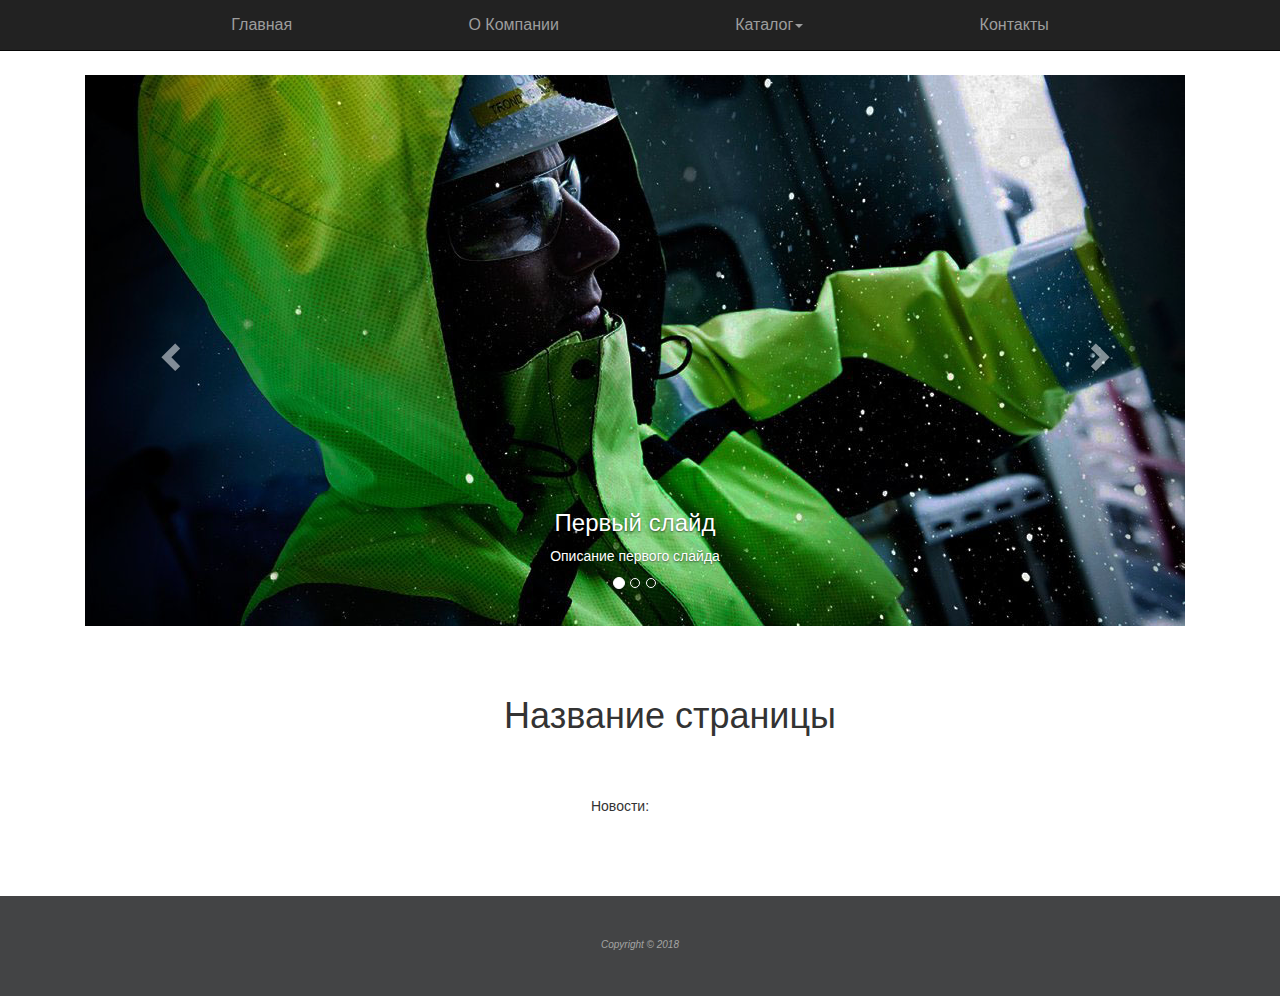
<file: index.html>
<!DOCTYPE html>
<html lang="en">
<head>
    <meta charset="UTF-8">
    <title>Тест</title>
    <link href="css/bootstrap.css" rel="stylesheet">
    <link href="css/style.css" rel="stylesheet">
</head>
<body>
<div class="container">
    <div class="flex-content">
        <div class="navbar navbar-inverse navbar-fixed-top">
            <div class="container">
                <div class="navbar-header">
                    <button type="button" class="navbar-toggle" data-toggle="collapse" data-target="#responsive-menu">
                        <span class="sr-only">Открыть навигацию</span>
                        <span class="icon-bar"></span>
                        <span class="icon-bar"></span>
                        <span class="icon-bar"></span>
                    </button>
                    <!--<a class="navbar-brand" href="#">Логотип</a>-->
                </div>
                <div class="collapse navbar-collapse" id="responsive-menu">
                    <ul class="nav navbar-nav">
                        <li><a href="index.html">Главная</a></li>
                        <li><a href="about.html">О Компании</a></li>
                        <li class="dropdown">
                            <a href="#" class="dropdown-toggle" data-toggle="dropdown">Каталог<b class="caret"></b></a>
                            <ul class="dropdown-menu">
                                <li><a href="catalog-wear.html">Одежда</a></li>
                                <li><a href="#">Обувь</a></li>
                                <li><a href="#">СИЗ</a></li>
                                <li class="divider"></li>
                                <li><a href="#">Новинки</a></li>
                            </ul>
                        </li>
                        <li><a href="contacts.html">Контакты</a></li>

                    </ul>
                </div>
            </div>
        </div>
        <div class="container">
            <div class="row">
                <div class="col-lg-12 col-md-12 col-ms-12 col-xs-12 text-center">
                    <div class="content">
                        <div id="carousel" class="carousel slide">
                            <!-- Индикатор слайдов -->
                            <ol class="carousel-indicators">
                                <li class="active" data-target="#carousel" data-slide-to="0"></li>
                                <li data-target="#carousel" data-slide-to="1"></li>
                                <li data-target="#carousel" data-slide-to="2"></li>
                            </ol>

                            <!-- Слайды  -->
                            <div class="carousel-inner">
                                <div class="item active">
                                    <img src="images/slider_main/slide-main-1.jpg" alt="">
                                    <div class="carousel-caption">
                                        <h3>Первый слайд</h3>
                                        <p>Описание первого слайда</p>
                                    </div>
                                </div>
                                <div class="item">
                                    <img src="images/slider_main/slide-main-2.jpg" alt="">
                                    <div class="carousel-caption">
                                        <h3>Второй слайд</h3>
                                        <p>Описание второго слайда</p>
                                    </div>
                                </div>
                                <div class="item">
                                    <img src="images/slider_main/slide-main-3.jpg" alt="">
                                    <div class="carousel-caption">
                                        <h3>Третий слайд</h3>
                                        <p>Описание третьего слайда</p>
                                    </div>
                                </div>
                            </div>
                            <!-- Стрелки переключения слайдов -->
                            <a href="#carousel" class="left carousel-control" data-slide="prev">
                                <span class="glyphicon glyphicon-chevron-left"></span>
                            </a>
                            <a href="#carousel" class="right carousel-control" data-slide="next">
                                <span class="glyphicon glyphicon-chevron-right"></span>
                            </a>
                        </div>

                        <div class="container">
                            <div class="row">
                                <h1>Название страницы</h1>
                            </div>
                        </div>
                        <div class="container-fluid">
                            <div class="row">
                                <div class="col-lg-6 col-md-6 col-ms-6 col-xs-6 text-center">Новости:</div>
                                <div class="col-lg-6 col-md-6 col-ms-6 col-xs-6 text-center"></div>
                            </div>
                        </div>
                    </div>
                </div>
            </div>
        </div>
    </div>

</div>
<div class="footer">
    Copyright © 2018
</div>

<!-- на jQuery (необходим для Bootstrap - х JavaScript плагины) -->
<script src="https://ajax.googleapis.com/ajax/libs/jquery/1.12.4/jquery.min.js"></script>
<!-- Включают все скомпилированные плагины (ниже), или включать отдельные файлы по мере необходимости -->
<script src="js/bootstrap.js"></script>
</body>
</html>
</file>
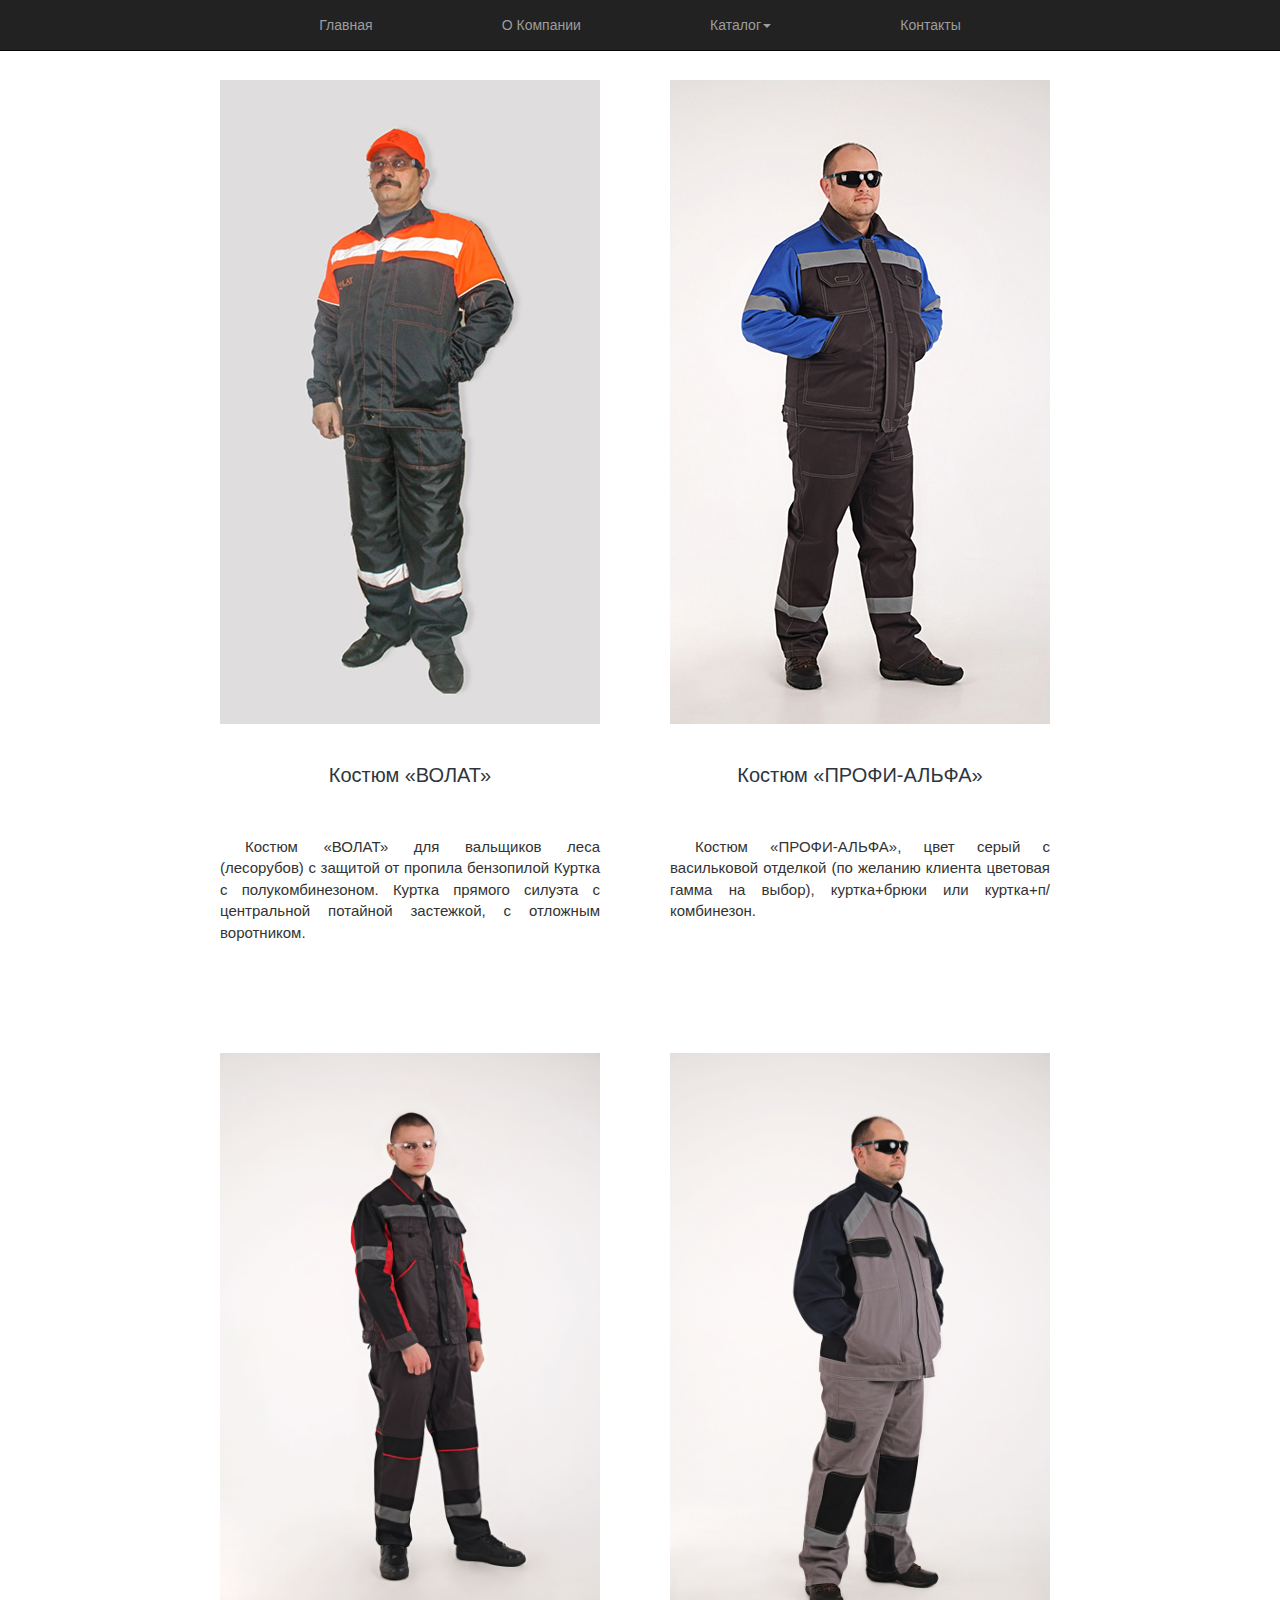
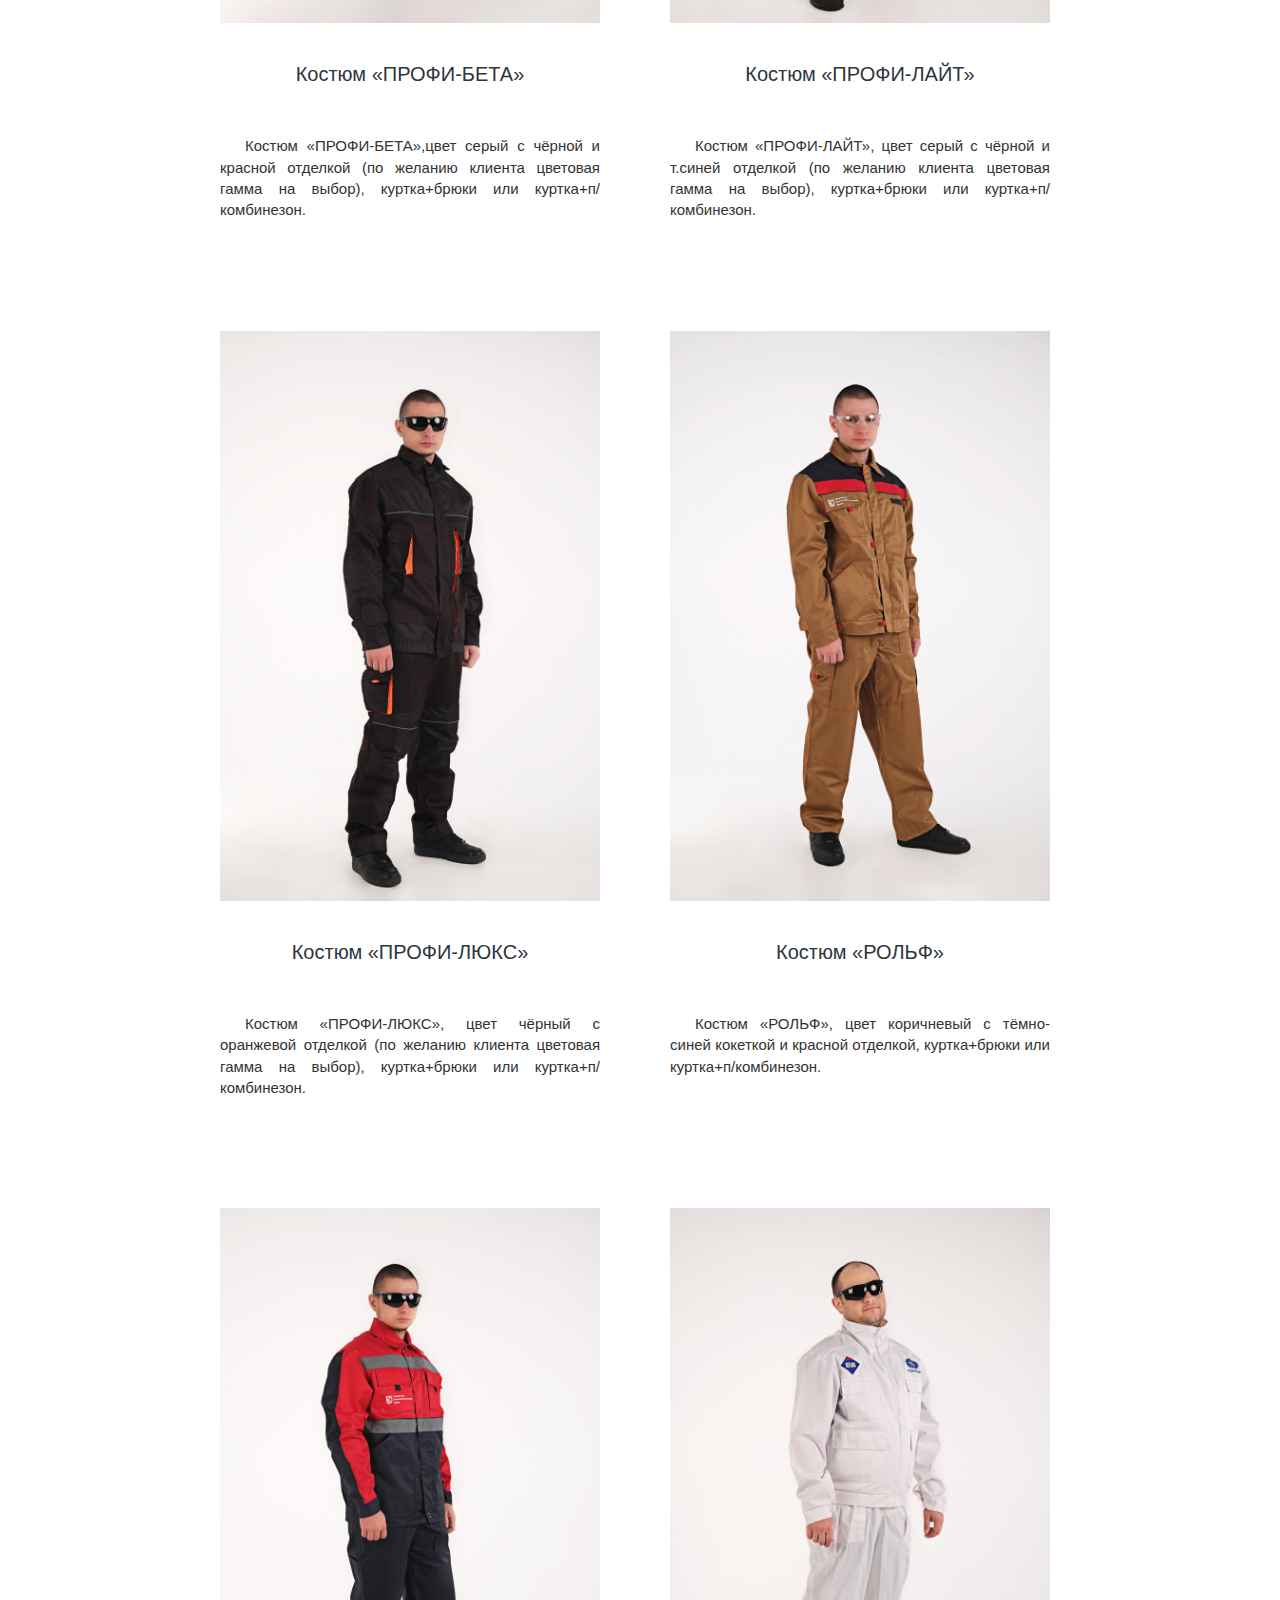
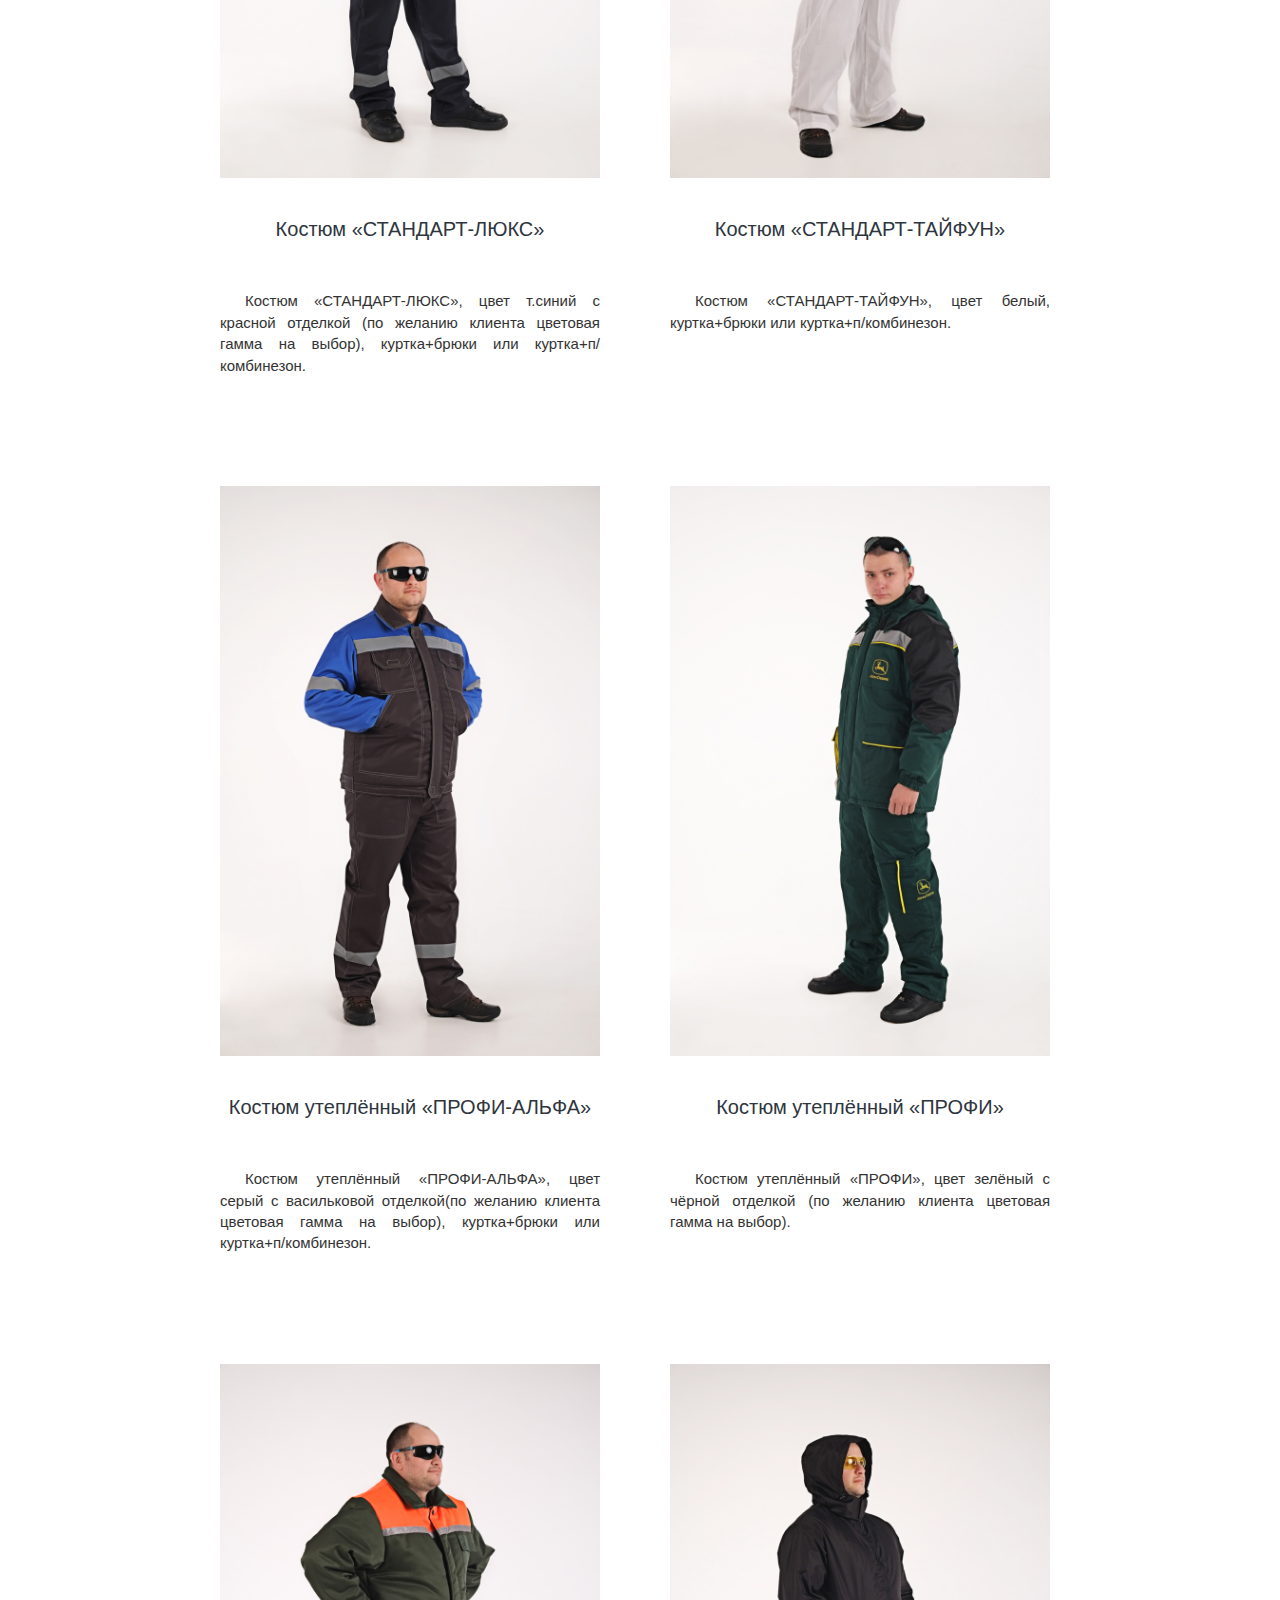
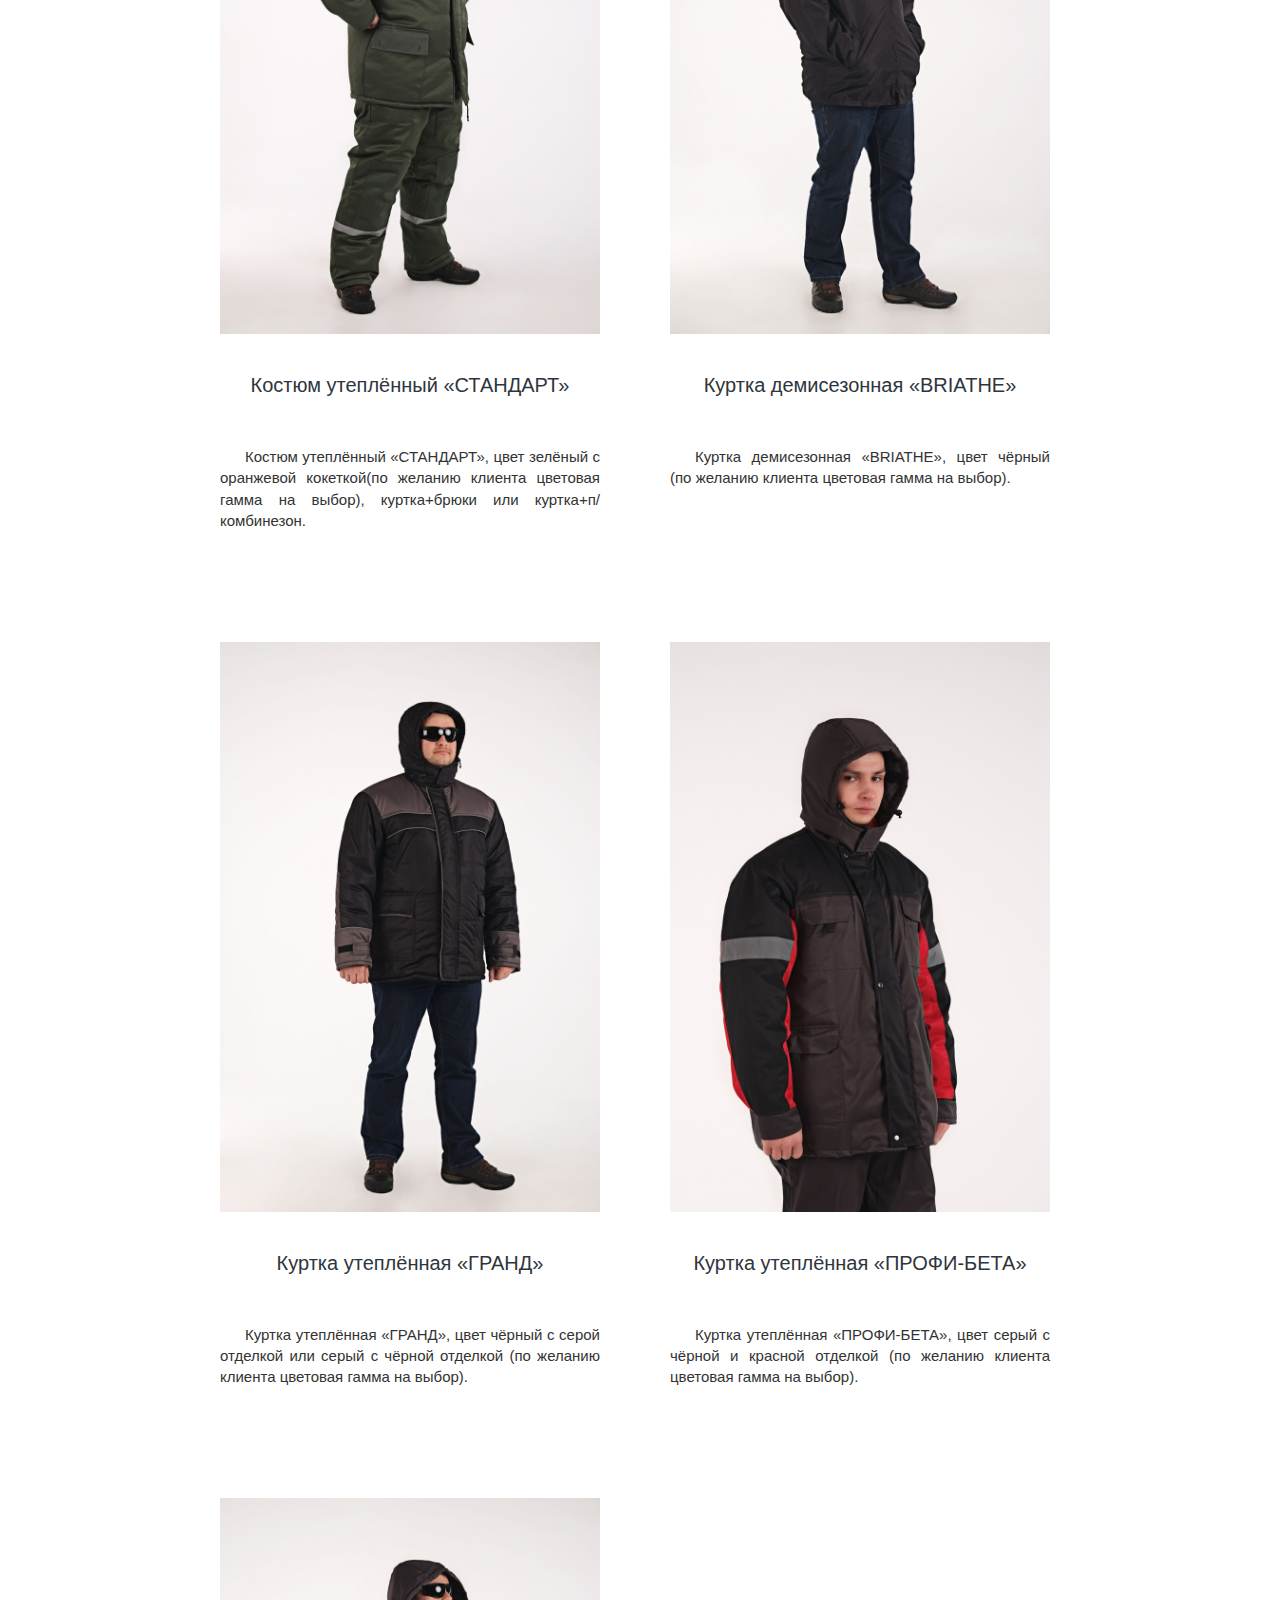
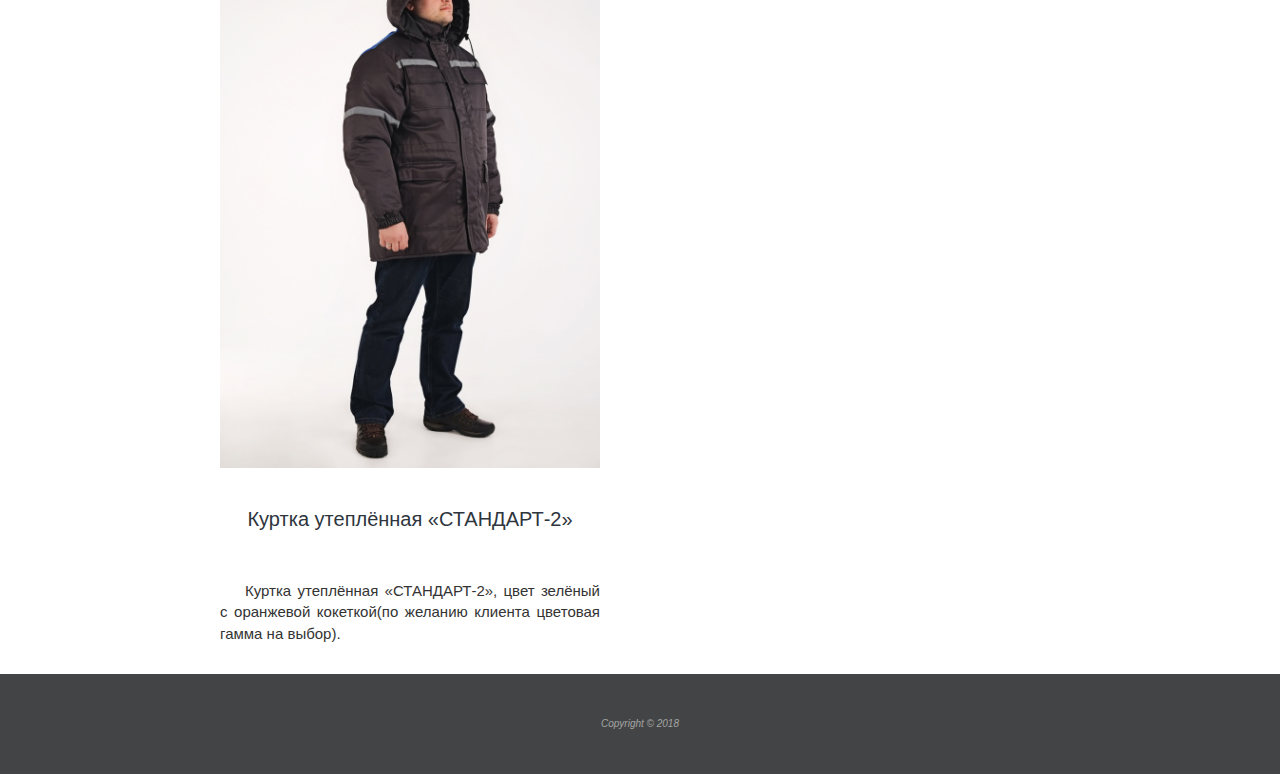
<file: catalog-wear.html>
<!DOCTYPE html>
<html lang="en">
<head>
    <meta charset="UTF-8">
    <title>Одежда</title>
    <link href="css/bootstrap.css" rel="stylesheet">
    <link href="css/style-catalog-wear.css" rel="stylesheet">
</head>
<body>
<div class="container">
    <div class="flex-content">
        <div class="navbar navbar-inverse navbar-fixed-top">
            <div class="container">
                <div class="navbar-header">
                    <button type="button" class="navbar-toggle" data-toggle="collapse" data-target="#responsive-menu">
                        <span class="sr-only">Открыть навигацию</span>
                        <span class="icon-bar"></span>
                        <span class="icon-bar"></span>
                        <span class="icon-bar"></span>
                    </button>
                    <!--<a class="navbar-brand" href="#">Логотип</a>-->
                </div>
                <div class="collapse navbar-collapse" id="responsive-menu">
                    <ul class="nav navbar-nav">
                        <li><a href="index.html">Главная</a></li>
                        <li><a href="about.html">О Компании</a></li>
                        <li class="dropdown">
                            <a href="#" class="dropdown-toggle" data-toggle="dropdown">Каталог<b class="caret"></b></a>
                            <ul class="dropdown-menu">
                                <li><a href="catalog-wear.html">Одежда</a></li>
                                <li><a href="#">Обувь</a></li>
                                <li><a href="#">СИЗ</a></li>
                                <li class="divider"></li>
                                <li><a href="#">Новинки</a></li>
                            </ul>
                        </li>
                        <li><a href="contacts.html">Контакты</a></li>


                    </ul>
                </div>
            </div>
        </div>
        <div class="container">
            <div class="row">
                <div class="col-lg-6 col-md-6 col-ms-12 col-xs-12 text-center">
                    <div class="content">
                        <a href="page_item_suit_volat_1.html">
                            <img src="images/catalog-wear/suite_volat_wb.jpg"
                                 title="Костюм «ВОЛАТ» для вальщиков
                            леса (лесорубов) с защитой от пропила бензопилой">
                        </a>
                        <div class="discription" >
                            <h3>Костюм «ВОЛАТ»</h3>
                            <p> Костюм «ВОЛАТ» для вальщиков леса (лесорубов) с защитой от пропила бензопилой
                                Куртка c полукомбинезоном. Куртка прямого силуэта
                                с центральной потайной застежкой, с отложным воротником.</p>
                        </div>
                    </div>
                </div>

                <div class="col-lg-6 col-md-6 col-ms-12 col-xs-12 text-center">
                    <div class="content">
                        <a href="#">
                            <img src="images/catalog-wear/suite_profi_alfa.jpg" title="Костюм «ПРОФИ-АЛЬФА»">
                        </a>
                        <h3>Костюм «ПРОФИ-АЛЬФА»</h3>
                        <p> Костюм «ПРОФИ-АЛЬФА», цвет серый с васильковой отделкой
                            (по желанию клиента цветовая гамма на выбор), куртка+брюки или куртка+п/комбинезон.</p>
                    </div>
                </div>
            </div>
            <div class="row">
                <div class="col-lg-6 col-md-6 col-ms-12 col-xs-12 text-center">
                    <div class="content">
                        <a href="#">
                            <img src="images/catalog-wear/suite_profi_beta.jpg" alt="Костюм «ПРОФИ-БЕТА»"
                                 title="Костюм «ПРОФИ-БЕТА»">
                        </a>
                        <h3>Костюм «ПРОФИ-БЕТА»</h3>
                        <p>Костюм «ПРОФИ-БЕТА»,цвет серый с чёрной и красной
                            отделкой (по желанию клиента цветовая гамма на выбор),
                            куртка+брюки или куртка+п/комбинезон.</p>
                    </div>
                </div>
                <div class="col-lg-6 col-md-6 col-ms-12 col-xs-12 text-center">
                    <div class="content">
                        <a href="#">
                            <img src="images/catalog-wear/suite_profi_lite.jpg" alt="Костюм «ПРОФИ-ЛАЙТ»"
                                 title="Костюм «ПРОФИ-ЛАЙТ»">
                        </a>
                        <h3>Костюм «ПРОФИ-ЛАЙТ»</h3>
                        <p>Костюм «ПРОФИ-ЛАЙТ», цвет серый с чёрной и т.синей
                            отделкой (по желанию клиента цветовая гамма на выбор),
                            куртка+брюки или куртка+п/комбинезон.</p>
                    </div>
                </div>
            </div>
            <div class="row">
                <div class="col-lg-6 col-md-6 col-ms-12 col-xs-12 text-center">
                    <div class="content">
                        <a href="#">
                            <img src="images/catalog-wear/suite_profi_lux.jpg" alt="Костюм «ПРОФИ-ЛЮКС»"
                                 title="Костюм «ПРОФИ-ЛЮКС»">
                        </a>
                        <h3>Костюм «ПРОФИ-ЛЮКС»</h3>
                        <p>Костюм «ПРОФИ-ЛЮКС», цвет чёрный с оранжевой отделкой
                            (по желанию клиента цветовая гамма на выбор),
                            куртка+брюки или куртка+п/комбинезон.</p>
                    </div>
                </div>
                <div class="col-lg-6 col-md-6 col-ms-12 col-xs-12 text-center">
                    <div class="content">
                        <a href="#">
                            <img src="images/catalog-wear/suite_rolf.jpg" alt="Костюм «РОЛЬФ»" title="Костюм «РОЛЬФ»">
                        </a>
                        <h3>Костюм «РОЛЬФ»</h3>
                        <p>Костюм «РОЛЬФ», цвет коричневый с тёмно-синей кокеткой и
                            красной отделкой, куртка+брюки или куртка+п/комбинезон.</p>
                    </div>
                </div>
            </div>
            <div class="row">
                <div class="col-lg-6 col-md-6 col-ms-12 col-xs-12 text-center">
                    <div class="content">
                        <a href="#">
                            <img src="images/catalog-wear/suite_standart_lux.jpg" alt="Костюм «СТАНДАРТ-ЛЮКС»"
                                 title="Костюм «СТАНДАРТ-ЛЮКС»">
                        </a>
                        <h3>Костюм «СТАНДАРТ-ЛЮКС»</h3>
                        <p>Костюм «СТАНДАРТ-ЛЮКС», цвет т.синий с красной отделкой
                            (по желанию клиента цветовая гамма на выбор),
                            куртка+брюки или куртка+п/комбинезон.</p>
                    </div>
                </div>
                <div class="col-lg-6 col-md-6 col-ms-12 col-xs-12 text-center">
                    <div class="content">
                        <a href="#">
                            <img src="images/catalog-wear/suite_standart_tayfun.jpg" alt="Костюм «СТАНДАРТ-ТАЙФУН»"
                                 title="Костюм «СТАНДАРТ-ТАЙФУН»">
                        </a>
                        <h3>Костюм «СТАНДАРТ-ТАЙФУН»</h3>
                        <p>Костюм «СТАНДАРТ-ТАЙФУН», цвет белый, куртка+брюки
                            или куртка+п/комбинезон.</p>
                    </div>
                </div>
            </div>
            <div class="row">
                <div class="col-lg-6 col-md-6 col-ms-12 col-xs-12 text-center">
                    <div class="content">
                        <a href="#">
                            <img src="images/catalog-wear/suite_warm_profi_alfa.jpg"
                                 alt="Костюм утеплённый «ПРОФИ-АЛЬФА»" title="Костюм утеплённый «ПРОФИ-АЛЬФА»">
                        </a>
                        <h3>Костюм утеплённый «ПРОФИ-АЛЬФА»</h3>
                        <p>Костюм утеплённый «ПРОФИ-АЛЬФА», цвет серый с васильковой
                            отделкой(по желанию клиента цветовая гамма на выбор),
                            куртка+брюки или куртка+п/комбинезон.</p>
                    </div>
                </div>
                <div class="col-lg-6 col-md-6 col-ms-12 col-xs-12 text-center">
                    <div class="content">
                        <a href="#">
                            <img src="images/catalog-wear/suite_warm_profi.jpg" alt="Костюм утеплённый «ПРОФИ»"
                                 title="Костюм утеплённый «ПРОФИ»">
                        </a>
                        <h3>Костюм утеплённый «ПРОФИ»</h3>
                        <p>Костюм утеплённый «ПРОФИ», цвет зелёный с чёрной
                            отделкой (по желанию клиента цветовая гамма на выбор).</p>
                    </div>
                </div>
            </div>
            <div class="row">
                <div class="col-lg-6 col-md-6 col-ms-12 col-xs-12 text-center">
                    <div class="content">
                        <a href="#">
                            <img src="images/catalog-wear/suite_warm_standart.jpg" alt="Костюм утеплённый «СТАНДАРТ»"
                                 title="Костюм утеплённый «СТАНДАРТ»">
                        </a>
                        <h3>Костюм утеплённый «СТАНДАРТ»</h3>
                        <p>Костюм утеплённый «СТАНДАРТ», цвет зелёный с оранжевой
                            кокеткой(по желанию клиента цветовая гамма на выбор),
                            куртка+брюки или куртка+п/комбинезон.</p>
                    </div>
                </div>
                <div class="col-lg-6 col-md-6 col-ms-12 col-xs-12 text-center">
                    <div class="content">
                        <a href="#">
                            <img src="images/catalog-wear/jacket_briathe.jpg" alt="Куртка демисезонная «BRIATHE»"
                                 title="Куртка демисезонная «BRIATHE»">
                        </a>
                        <h3>Куртка демисезонная «BRIATHE»</h3>
                        <p>Куртка демисезонная «BRIATHE», цвет чёрный
                            (по желанию клиента цветовая гамма на выбор).</p>
                    </div>
                </div>
            </div>
            <div class="row">
                <div class="col-lg-6 col-md-6 col-ms-12 col-xs-12 text-center">
                    <div class="content">
                        <a href="#">
                            <img src="images/catalog-wear/jacket_warm_grand.jpg" alt="Куртка утеплённая «ГРАНД»"
                                 title="Куртка утеплённая «ГРАНД»">
                        </a>
                        <h3>Куртка утеплённая «ГРАНД»</h3>
                        <p> Куртка утеплённая «ГРАНД», цвет чёрный с серой отделкой
                            или серый с чёрной отделкой (по желанию клиента цветовая
                            гамма на выбор).</p>
                    </div>
                </div>
                <div class="col-lg-6 col-md-6 col-ms-12 col-xs-12 text-center">
                    <div class="content">
                        <a href="#">
                            <img src="images/catalog-wear/jacket_warm_profi_beta.jpg"
                                 alt="Куртка утеплённая «ПРОФИ-БЕТА»" title="Куртка утеплённая «ПРОФИ-БЕТА»»">
                        </a>
                        <h3>Куртка утеплённая «ПРОФИ-БЕТА»</h3>
                        <p>Куртка утеплённая «ПРОФИ-БЕТА», цвет серый с чёрной
                            и красной отделкой (по желанию клиента цветовая
                            гамма на выбор).</p>
                    </div>
                </div>
            </div>
            <div class="row">
                <div class="col-lg-6 col-md-6 col-ms-12 col-xs-12 text-center">
                    <div class="content">
                        <a href="#">
                            <img src="images/catalog-wear/jacket_warm_standart_2.jpg"
                                 alt="Куртка утеплённая «СТАНДАРТ-2»" title="Куртка утеплённая «СТАНДАРТ-2»">
                        </a>
                        <h3>Куртка утеплённая «СТАНДАРТ-2»</h3>
                        <p>Куртка утеплённая «СТАНДАРТ-2», цвет зелёный с оранжевой
                            кокеткой(по желанию клиента цветовая гамма на выбор).</p>
                    </div>
                </div>
            </div>
        </div>
    </div>
</div>
<div class="footer">
    Copyright © 2018
</div>

<!-- на jQuery (необходим для Bootstrap - х JavaScript плагины) -->
<script src="https://ajax.googleapis.com/ajax/libs/jquery/1.12.4/jquery.min.js"></script>
<!-- Включают все скомпилированные плагины (ниже), или включать отдельные файлы по мере необходимости -->
<script src="js/bootstrap.js"></script>
</body>
</html>

<!--width="380px" height="644px"-->
</file>
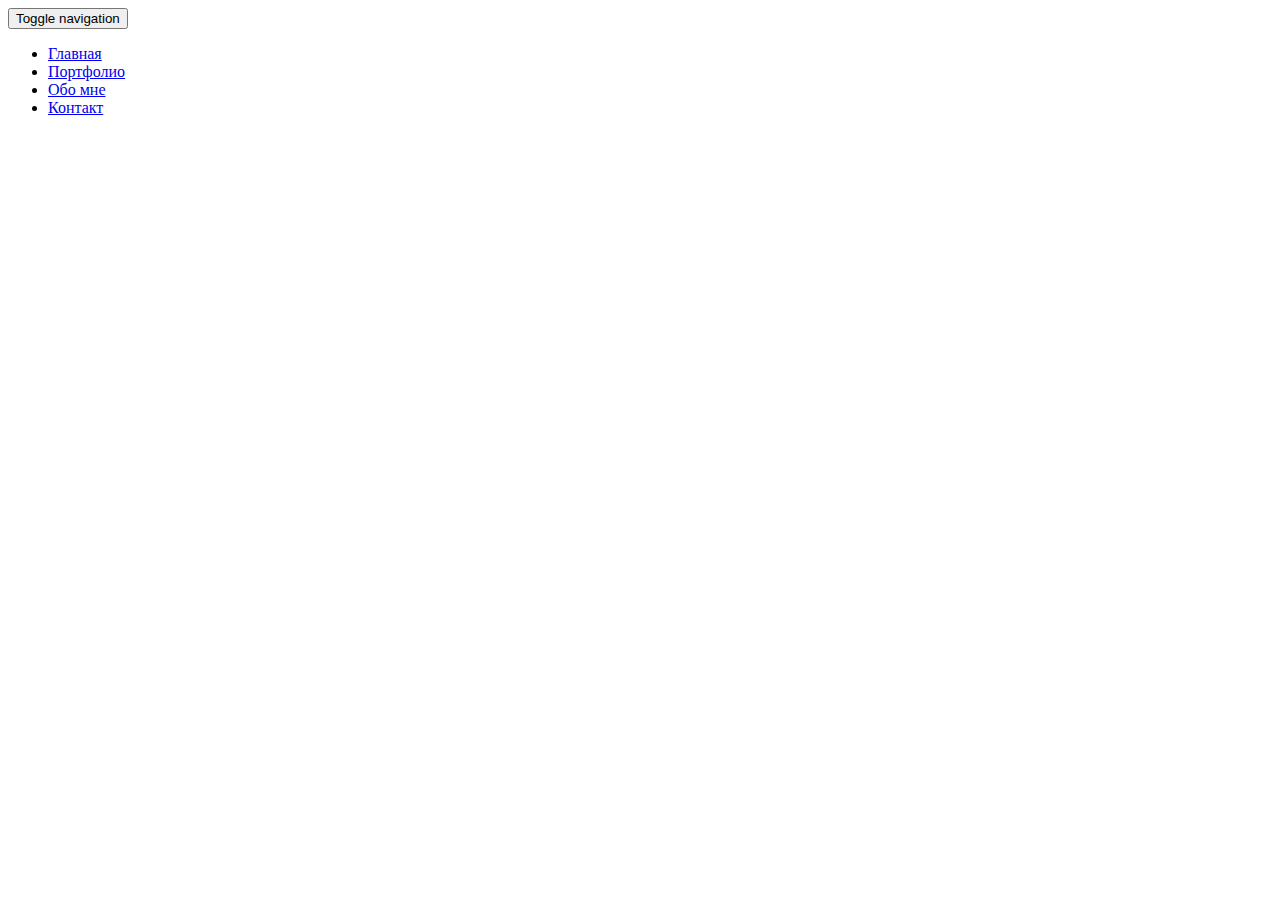
<file: js/2.html>
<!DOCTYPE html>
<html lang="en">
<head>
    <meta charset="UTF-8">
    <title>Title</title>
</head>
<body>
    <div class="navbar navbar-inverse navbar-fixed-top" role="navigation">
        <div class="container">
            <div class="navbar-header">
                <button type="button" class="navbar-toggle" data-toggle="collapse" data-target=".navbar-collapse">
                    <span class="sr-only">Toggle navigation</span>
                    <span class="icon-bar"></span>
                    <span class="icon-bar"></span>
                    <span class="icon-bar"></span>
                </button>
            </div>
            <div class="navbar-collapse collapse">
              <ul class="nav navbar-nav">
                <li class="active"><a href="#">Главная</a></li>
                <li><a href="#about">Портфолио</a></li>
                <li><a href="#contact">Обо мне</a></li>
                <li><a href="#contact">Контакт</a></li>
              </ul>
            </div><!--/.nav-collapse -->
        </div>
    </div>
</body>
</html>
</file>
<file: css/style.css>
* {
    margin: 0;
    padding: 0;
}

html {
    position: relative;
    min-height: 100%;
}

body {
    /* Margin bottom by footer height */
    margin-bottom: 60px;
}

.flex-content {
    margin-bottom: 110px;
}

.container {

    /*width: 1100px;*/
}

.container .carousel{
    width:100%;
    height:100%;
    /*max-width: 380px;*/
}

.container .row {
    margin-top: 50px;

    display: inline-block;
}

.carousel {
    margin-top: 25px;
}

ul, ol {
    margin-top: 0;
    margin-bottom: -10px;
    font-size: 16px;
}

@media (min-width: 768px) {
    .nav.navbar-nav {
        display: flex;
        float: none;
        text-align: center;
        justify-content: space-between;
    }

    .nav.navbar-nav > li {
        float: none;
        display: inline-block;
        text-align: center;
    }

    ul.nav li.dropdown:hover > ul.dropdown-menu {
        display: block;
    }

}

@media (min-width: 1200px) {
    .content {
        width: 1100px;
    }
}

@media (max-width: 768px) {
    h1 {
        font-size: 25px;
    }

    h3 {
        font-size: 15px;
    }

    p {
        font-size: 10px;
    }
}



.footer {
    position: absolute;
    bottom: 0;
    width: 100%;
    height: 100px;
    background-color: #434445;
    color: #a4a4a4;
    font-family: 'Titillium Web', sans-serif;
    font-size: 10px;
    font-style: italic;
    display: flex;
    align-items: center;
    justify-content: center;
    /*margin-top: 10px;*/
    /*padding: 30px;*/
}
</file>
<file: css/style-catalog-wear.css>
* {
    margin: 0;
    padding: 0;
}

@media (min-width: 1200px) {
    .container {
        width: 900px;}
}

html,
body {
    height: 100%;
}

.contanier{
    display: flex;
    height: 100%;
    flex-direction: column;
    width: 1100px;
    justify-content: center;
}

.flex-content {
    flex: 1;
}

.content img{
    width:100%;
    height:100%;
    max-width: 380px;
}


h3 {
    color: #2e353d;
    font-family: 'Titillium Web', sans-serif;
    font-size: 20px;
    font-weight: 300;
    text-align: justify-all;
    padding: 20px 0 20px 0;
}

p {
    font-size: 15px;
    font-family: 'Titillium Web', sans-serif;
    padding: 20px 0 20px 0;
    /*font-weight: 200;*/
}

.header {
    height: 68px;
    border: 1px solid #dfdfdf;
    background-color: #dfdfdf;
    display: flex;
    align-items: center;
    justify-content: space-around;
}

.header a {
    color: #4d4d4d;
    font-family: 'Titillium Web', sans-serif;
    font-size: 20px;
    font-weight: 400;
}

h1 {
    /*width: 700px;*/
    /*height: 50px;*/
    color: #2e353d;
    font-family: 'Titillium Web', sans-serif;
    font-size: 30px;
    font-weight: 300;
    text-align: center;
    padding: 20px 0 0 0;
}

.content {
    /*display: flex;*/
    align-items: center;
    /*justify-content: center;*/
    /*flex-wrap: wrap;*/
    /*margin-left: -10px;*/
    /*margin-right: -10px;*/
    margin-top: 80px;

}

.row .content {
    display: flex;
    flex-direction: column;

}
@media (min-width: 768px) {
    .nav.navbar-nav {
        display: flex;
        float: none;
        text-align: center;
        justify-content: space-between;
    }

    .nav.navbar-nav > li {
        float: none;
        display: inline-block;
        text-align: center;
    }

    ul.nav li.dropdown:hover > ul.dropdown-menu {
        display: block;
    }
}



@media (min-width: 990px) {
    .content {
        width: 380px;
    }
}

.content p {
    display: flex;
    max-width: 380px;
    text-align: justify;
    text-indent: 25px;
    justify-content: center;
}

.discription {
    justify-content: center;
}


#up, #down, #zero {
    display: flex;
    background-color: #000000;
    color: #a4a4a4;
    align-items: center;
    margin-top: 15px;
    margin-bottom: 15px;

}

.footer {

    height: 100px;
    background-color: #434445;
    color: #a4a4a4;
    font-family: 'Titillium Web', sans-serif;
    font-size: 10px;
    font-style: italic;
    display: flex;
    align-items: center;
    justify-content: center;
    /*margin-top: 10px;*/
    /*padding: 30px;*/
}
</file>
